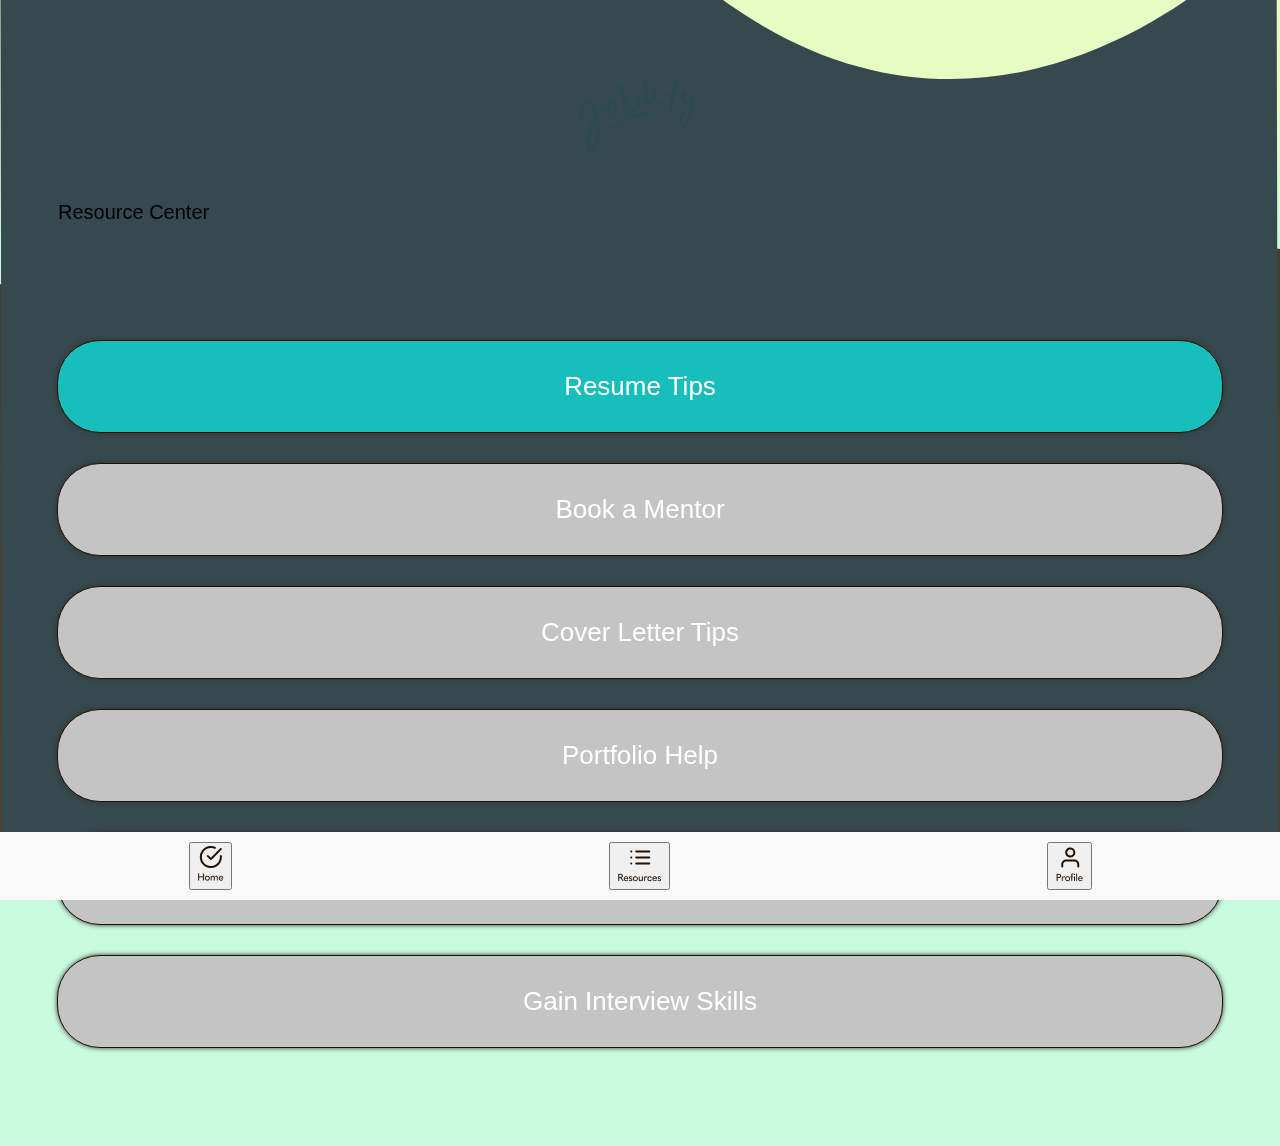
<file: resources.html>
<!DOCTYPE html>
<html lang="en">
<head>
    <meta charset="UTF-8">
    <meta name="viewport" content="width=device-width, initial-scale=1.0">
    <link rel="stylesheet" type="text/css" href="css/style.css"/>
    <link rel="stylesheet" type="text/css" href="css/resources.css"/>
    <title>Document</title>
</head>


<body>
    
    <div id="resourcesContainer">
    <div class="navigation">
        <div class="navigationLink">
            <a href="#line2">
                <img src="images/homeTab.png"/></a></div>
        <div class="navigationLink">
            <a href="resources.html">
                   <img src="images/resourcesTab.png"/></a></div>
        <div class="navigationLink">
            <a href="#line3"><img src="images/profileTab.png"/></a></div>
    </div>  
      
      
<div id="resourcesContent">
    <div id="wave">
        <img id='waveImg' src="images/wave.svg"/>
            </div>
<div class="logo">
<img src="images/logo.png"/></div>

<div id="title">Resource Center</div>

<div id = "resource">
<a href="resumeTips.html" id ="resourceOne">
    Resume Tips
</a>

	<a class="button" href="#popup1">Book a Mentor</a>
    <a class="button" href="#popup1">Cover Letter Tips</a>
    <a class="button" href="#popup1">Portfolio Help</a>
    <a class="button" href="#popup1">LinkedIn Guide</a>
    <a class="button" href="#popup1">Gain Interview Skills</a>
</div>

<div id="popup1" class="overlay">
	<div class="popup">
		<h2><br><br>Complete your profile, so you can unlock more resources and tips</h2>
		<a class="close" href="#">&times;</a>
		<div class="content">
			Get Started!
		</div>
	</div>
</div>

<!-- mobile footer-->
<div class="navigation">
    <div class="navigationLink">
        <button class="link"> <a href="home.html"><img src="images/homeTab.png"></a></button></div>
    <div class="navigationLink">
        <button class="link"> <a href="resources.html"><img src="images/resourcesTab.png"></a></button></div>
    <div class="navigationLink">
        <button class="link"> <a href="profile.html"><img src="images/profileTab.png"></a></button></div>
</div>  




</div>

</div>

    </body>
</html>
</file>
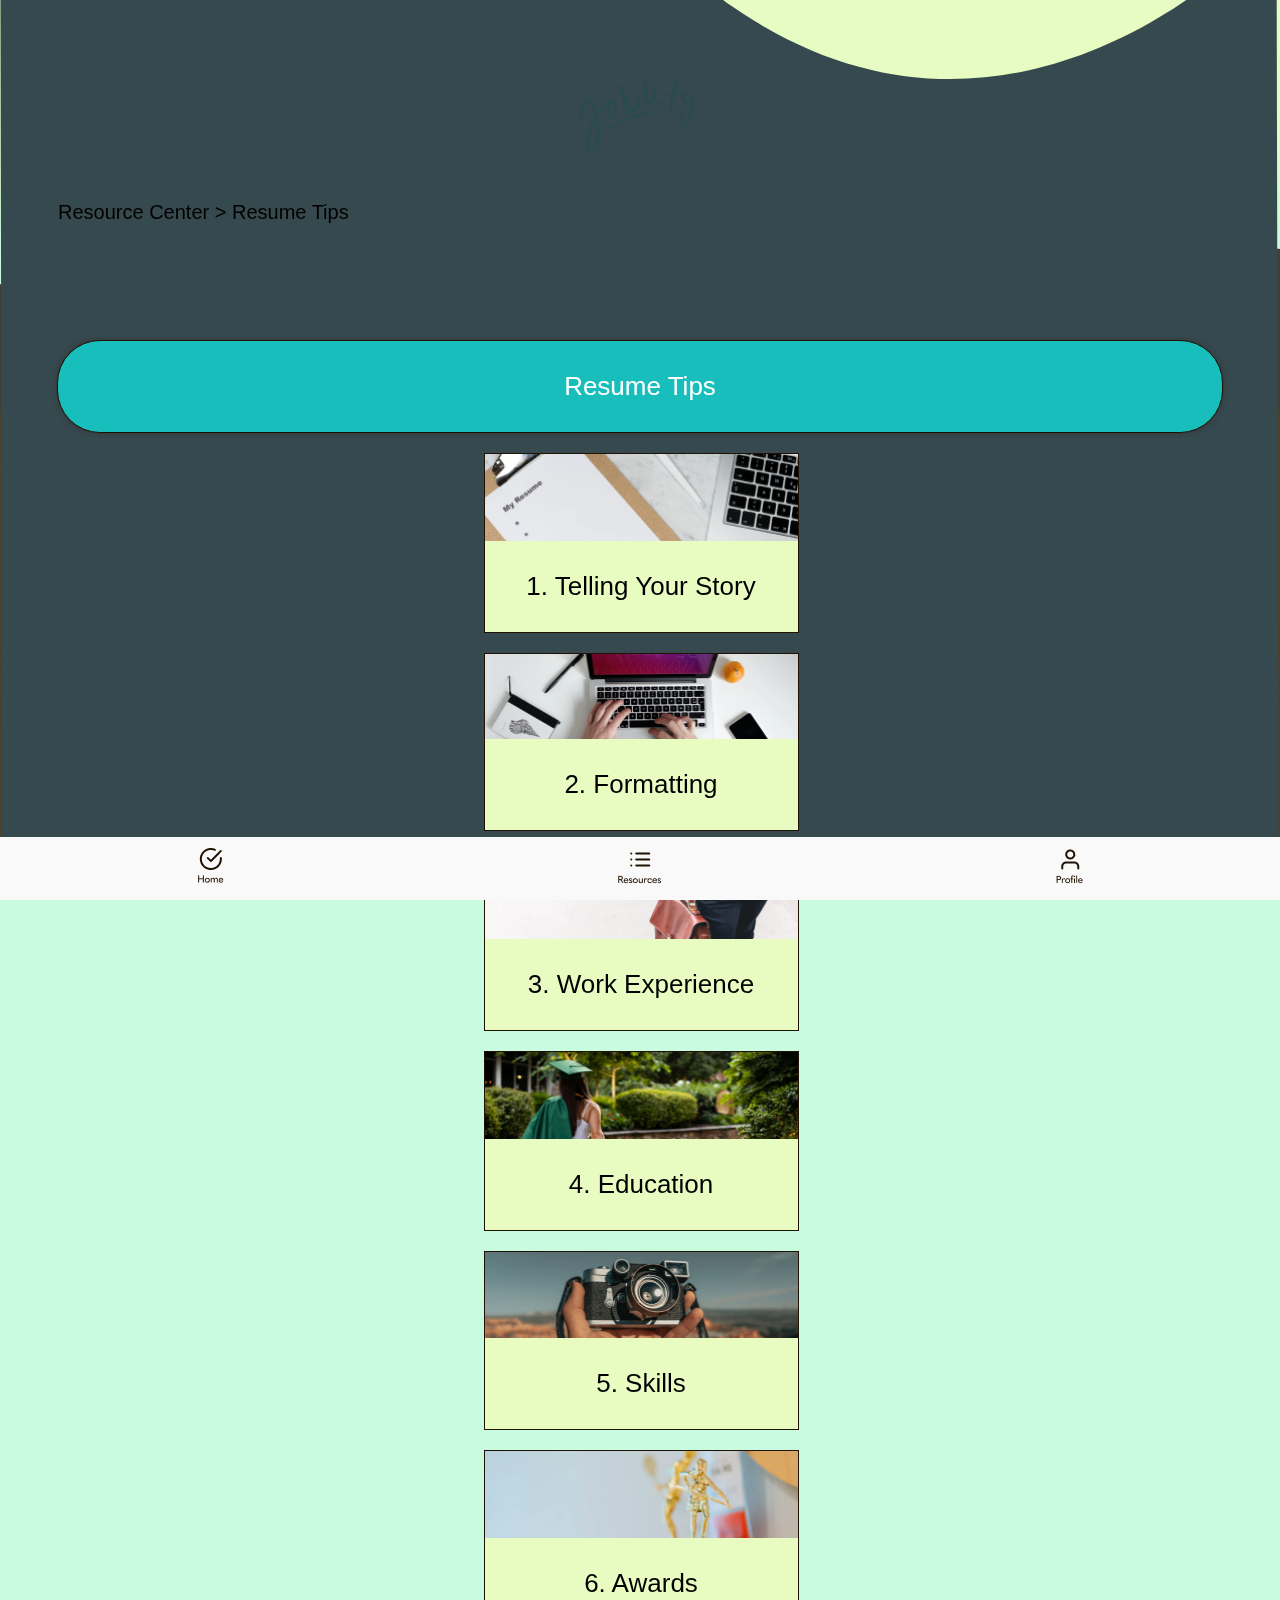
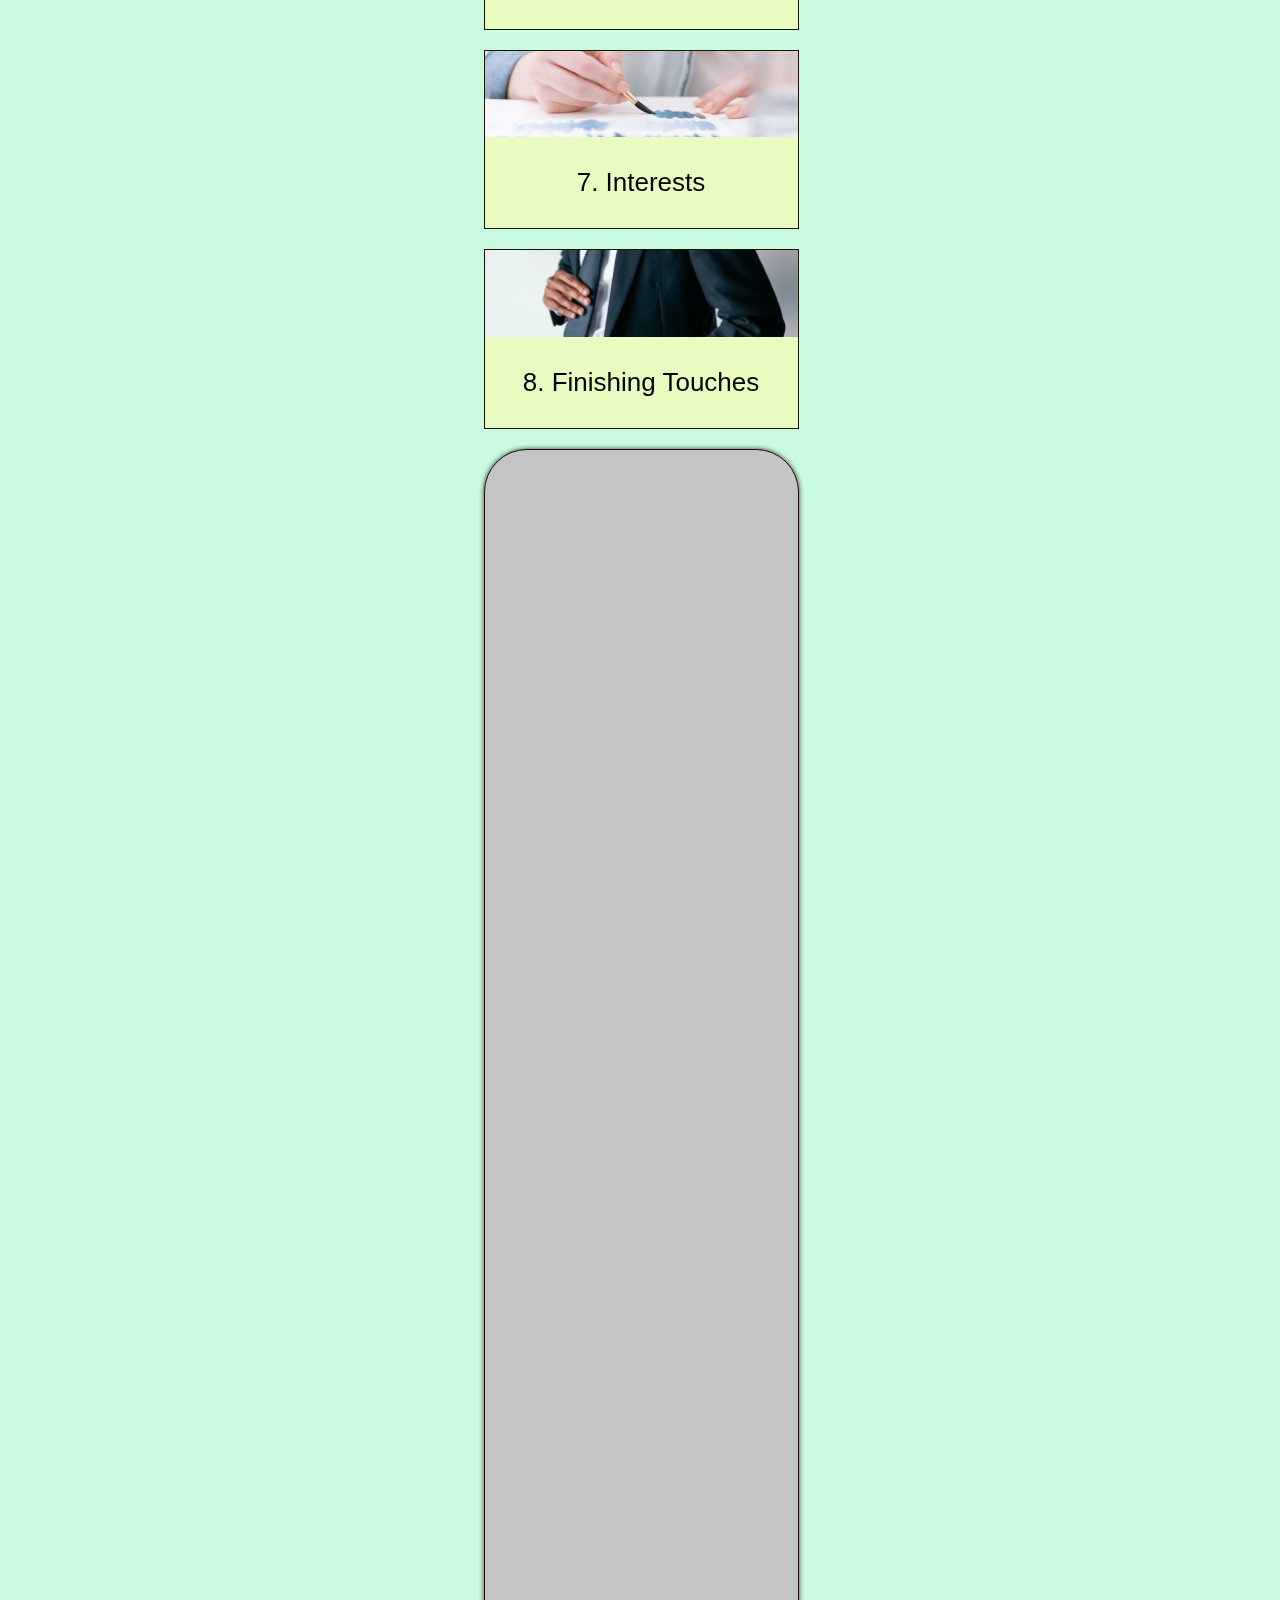
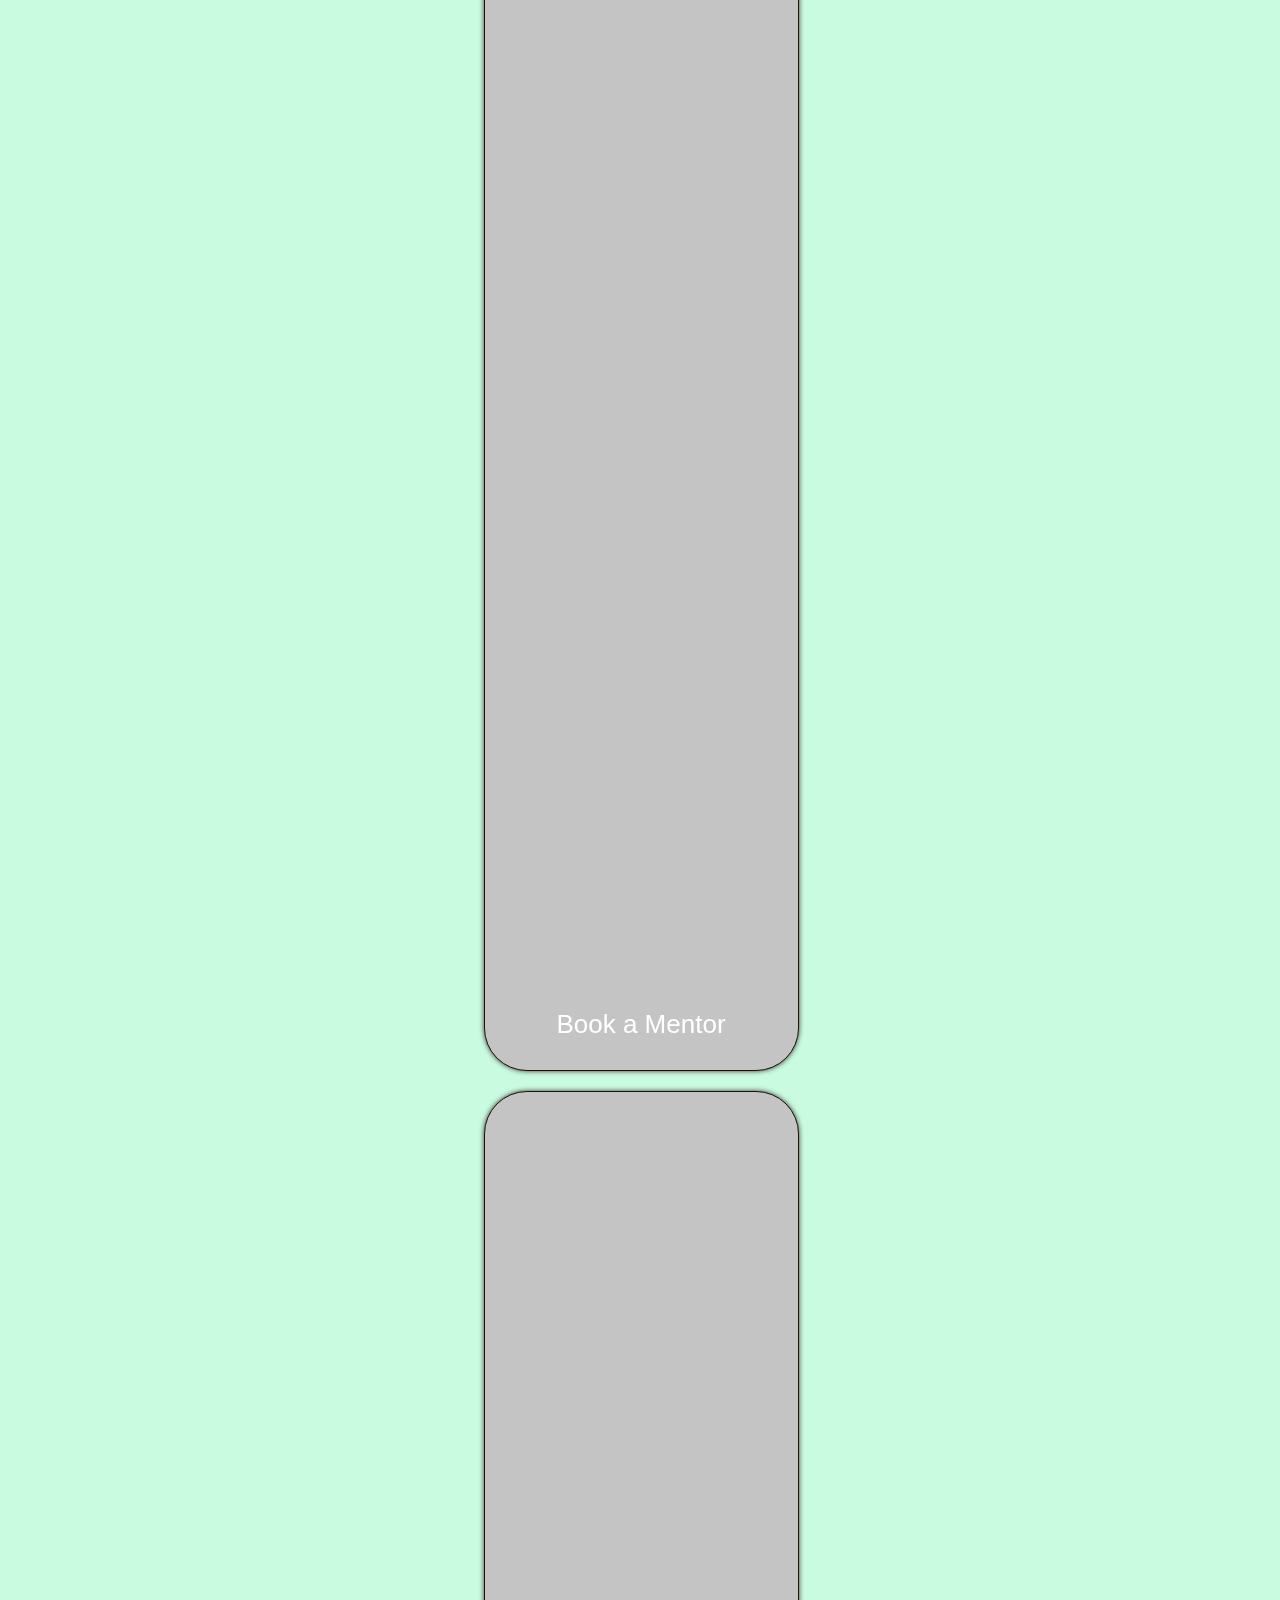
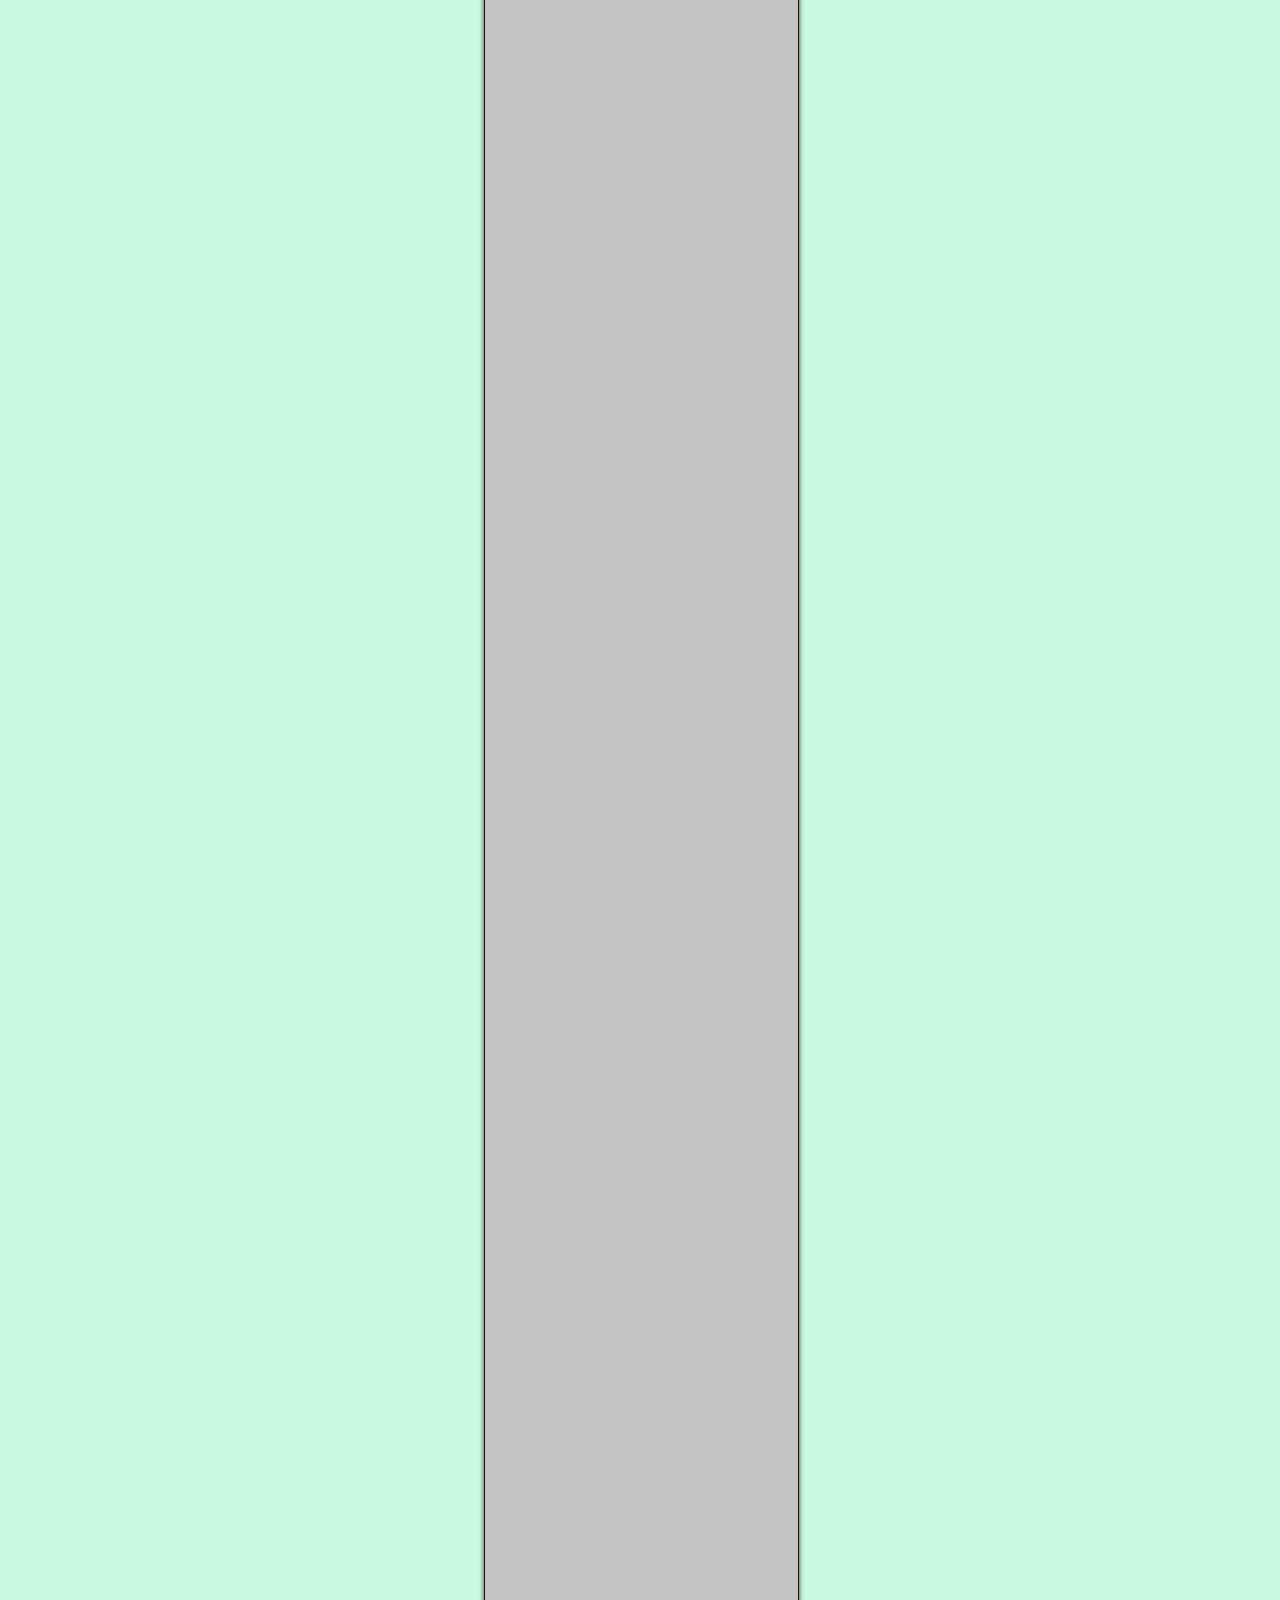
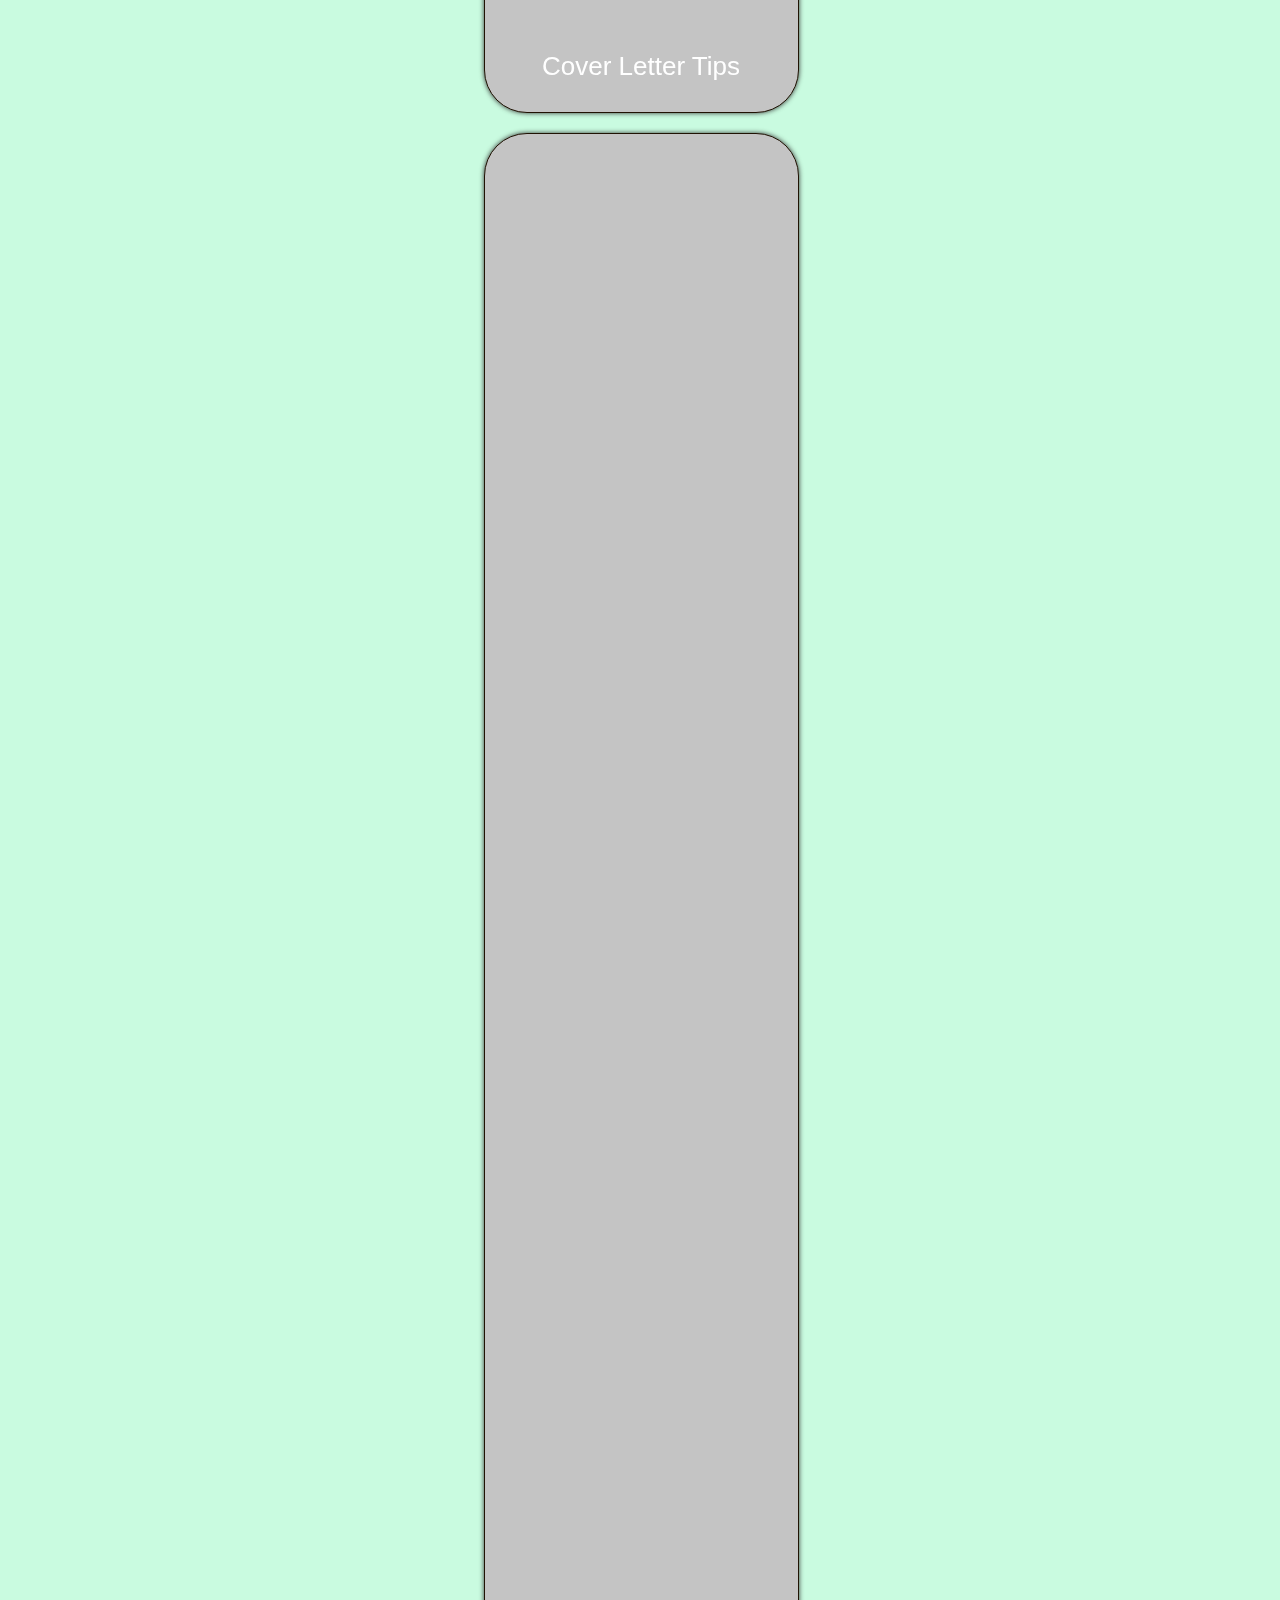
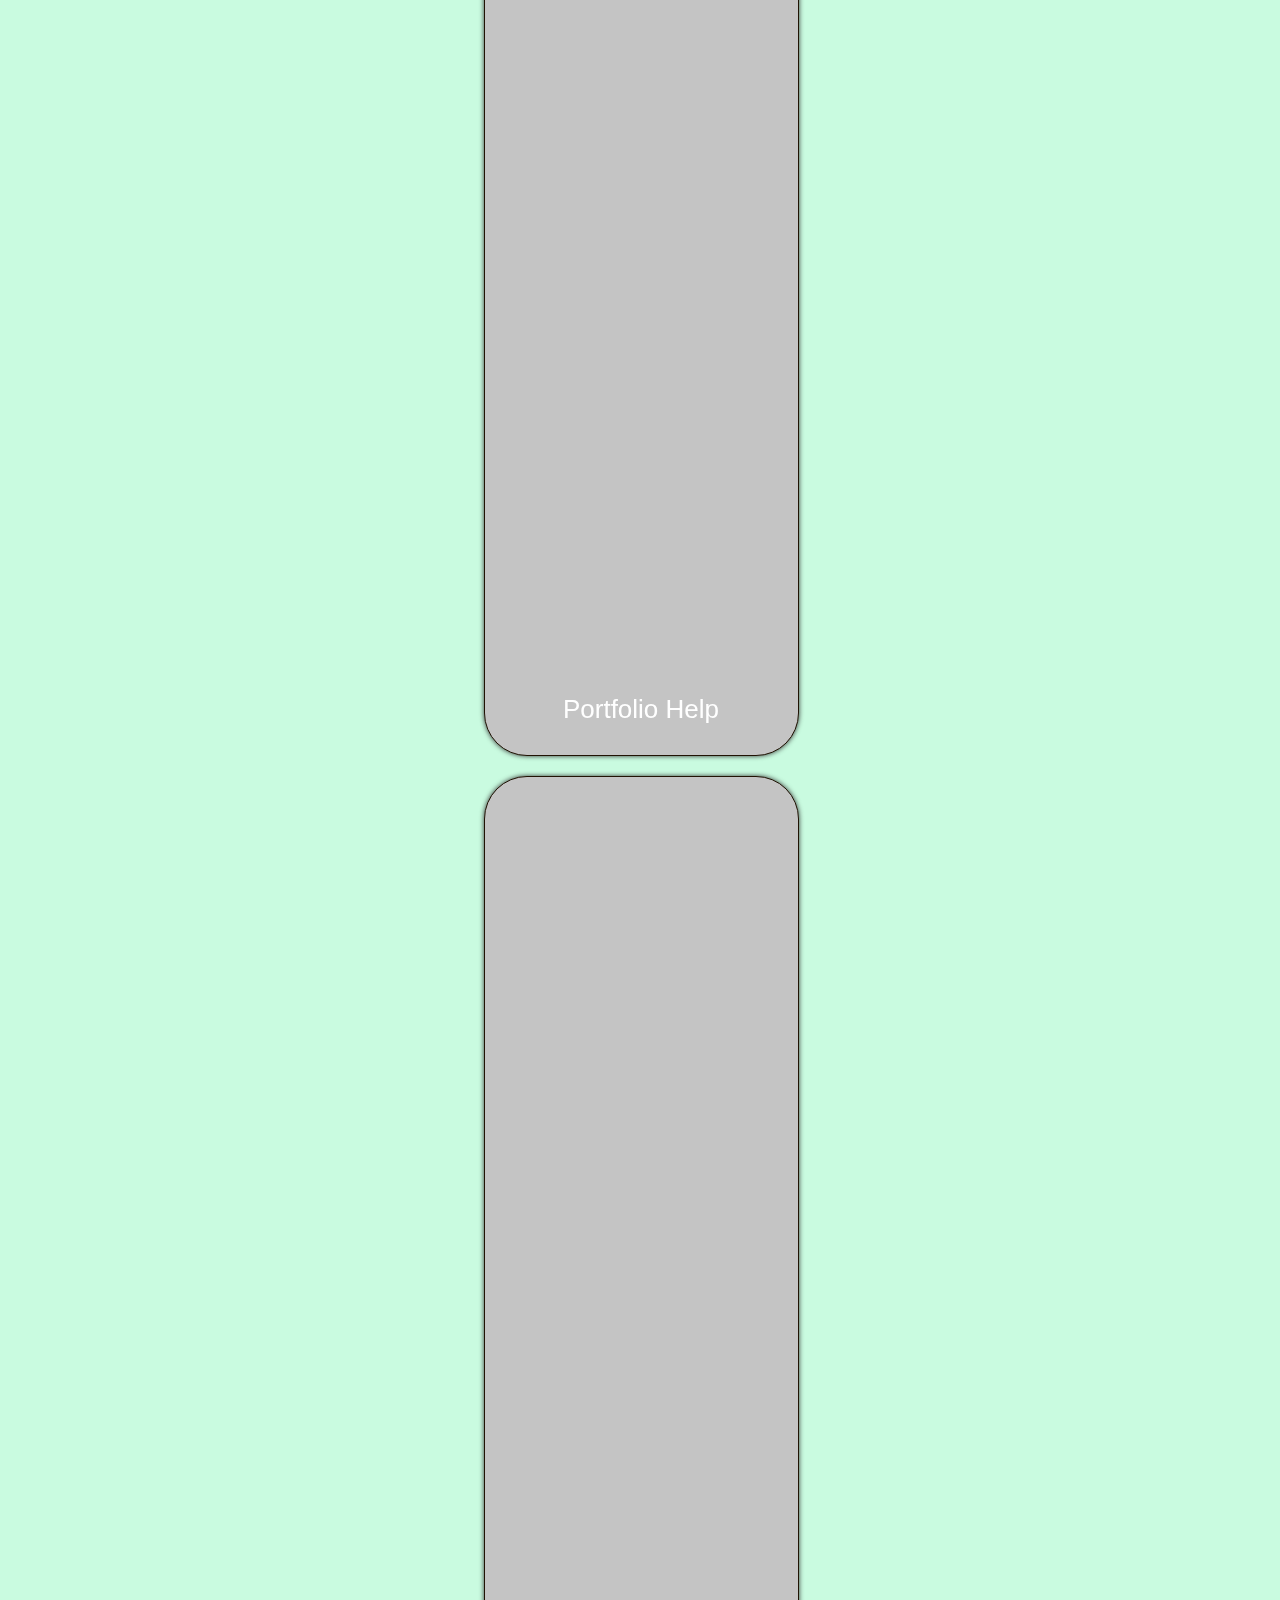
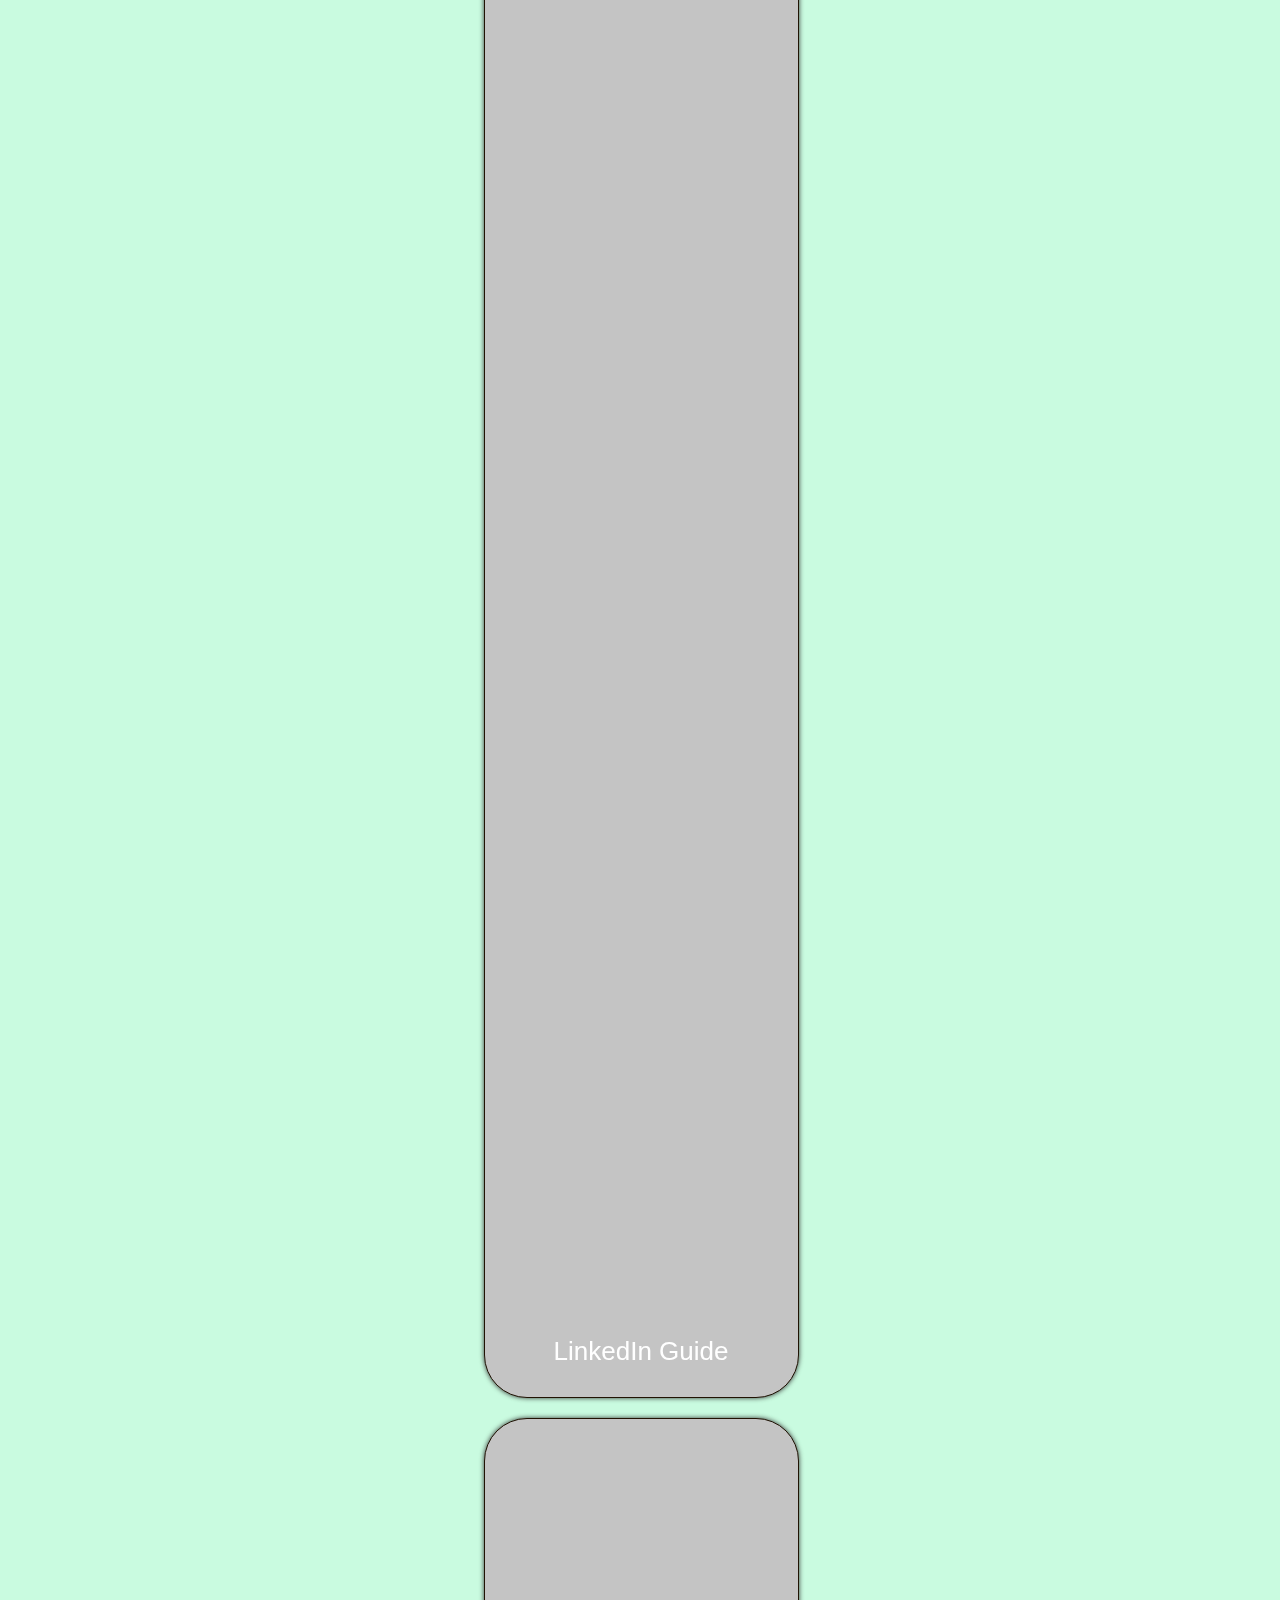
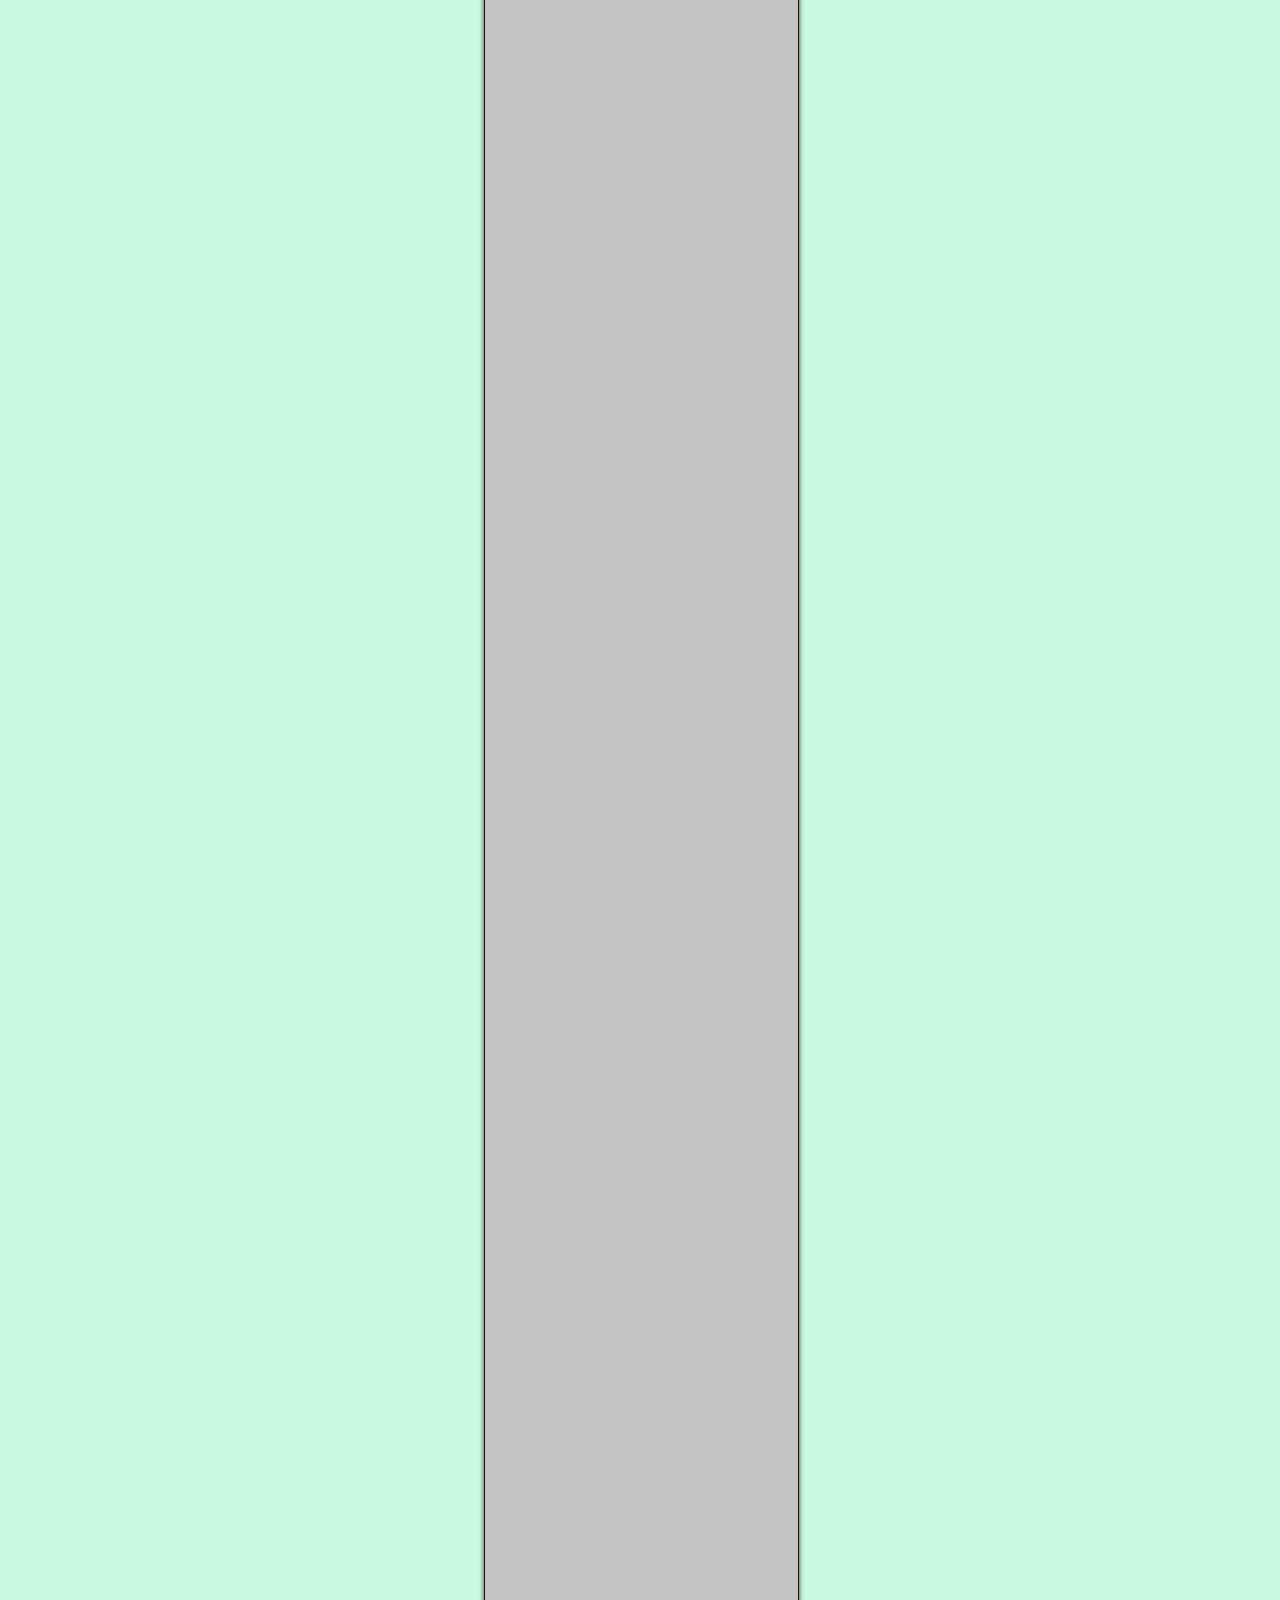
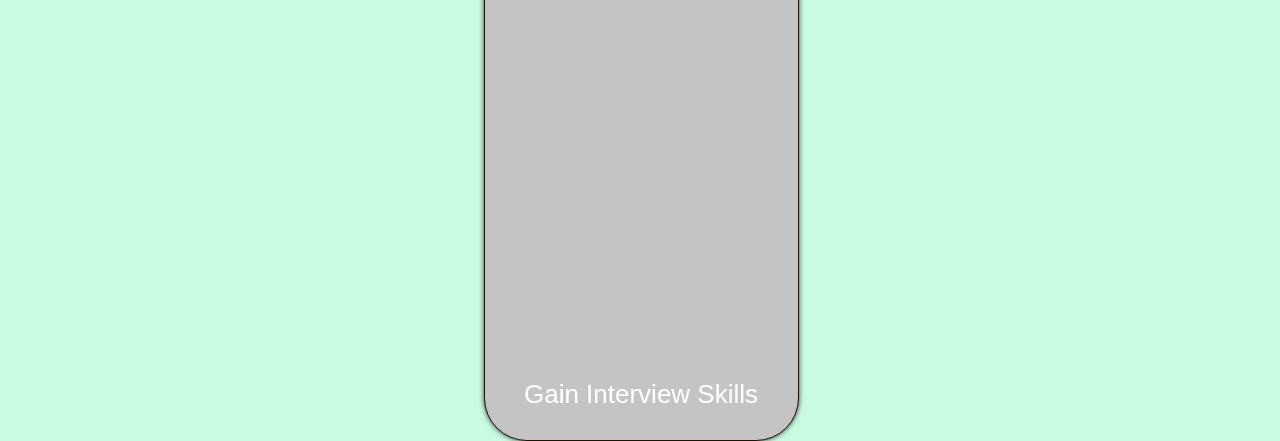
<file: resumeTips.html>
<!DOCTYPE html>
<html lang="en">
<head>
    <meta charset="UTF-8">
    <meta name="viewport" content="width=device-width, initial-scale=1.0">
    <link rel="stylesheet" type="text/css" href="css/style.css"/>
    <link rel="stylesheet" type="text/css" href="css/resources.css"/>
    <title>Document</title>
</head>


<body>
    
    <div id="resourcesContainer">
    <div class="navigation">
        <div class="navigationLink">
            <a href="#line2">
                <img src="images/homeTab.png"/></a></div>
        <div class="navigationLink">
            <a href="resources.html">
                   <img src="images/resourcesTab.png"/></a></div>
        <div class="navigationLink">
            <a href="#line3"><img src="images/profileTab.png"/></a></div>
      </div>  
      
      
<div id="resourcesContent">
    <div id="wave">
        <img id='waveImg' src="images/wave.svg"/>
            </div>
<div class="logo">
<img src="images/logo.png"/></div>


<div id="title">Resource Center > Resume Tips</div>

<div id = "resource">
    <a href="resources.html" id ="resourceOne">
        Resume Tips
    </a>

<div id="resumeContainer">
    <div id="resumeTips">
        <img src="images/resume1.png"/>
<a href="TellingYourStory.html"> <div id="resumeText">1. Telling Your Story</div></a></div>

<div id="resumeTips">
    <img src="images/resume2.png"/>
<div id="resumeText">2. Formatting</div></div>

<div id="resumeTips">
    <img src="images/resume3.png"/>
<div id="resumeText">3. Work Experience</div></div>

<div id="resumeTips">
    <img src="images/resume4.png"/>
<div id="resumeText">4. Education</div></div>

<div id="resumeTips">
    <img src="images/resume5.png"/>
<div id="resumeText">5. Skills</div></div>

<div id="resumeTips">
    <img src="images/resume6.png"/>
<div id="resumeText">6. Awards</div></div>

<div id="resumeTips">
    <img src="images/resume7.png"/>
<div id="resumeText">7. Interests</div></div>

<div id="resumeTips">
    <img src="images/resume8.png"/>
<div id="resumeText">8. Finishing Touches</div></div>

<a class="button" href="#popup1">Book a Mentor</a>
    <a class="button" href="#popup1">Cover Letter Tips</a>
    <a class="button" href="#popup1">Portfolio Help</a>
    <a class="button" href="#popup1">LinkedIn Guide</a>
    <a class="button" href="#popup1">Gain Interview Skills</a>
</div>

<div id="popup1" class="overlay">
	<div class="popup">
		<h2><br><br>Complete your profile, so you can unlock more resources and tips</h2>
		<a class="close" href="#">&times;</a>
		<div class="content">
			Get Started!
		</div>
	</div>
</div>


</div>
    </body>
</html>
</file>
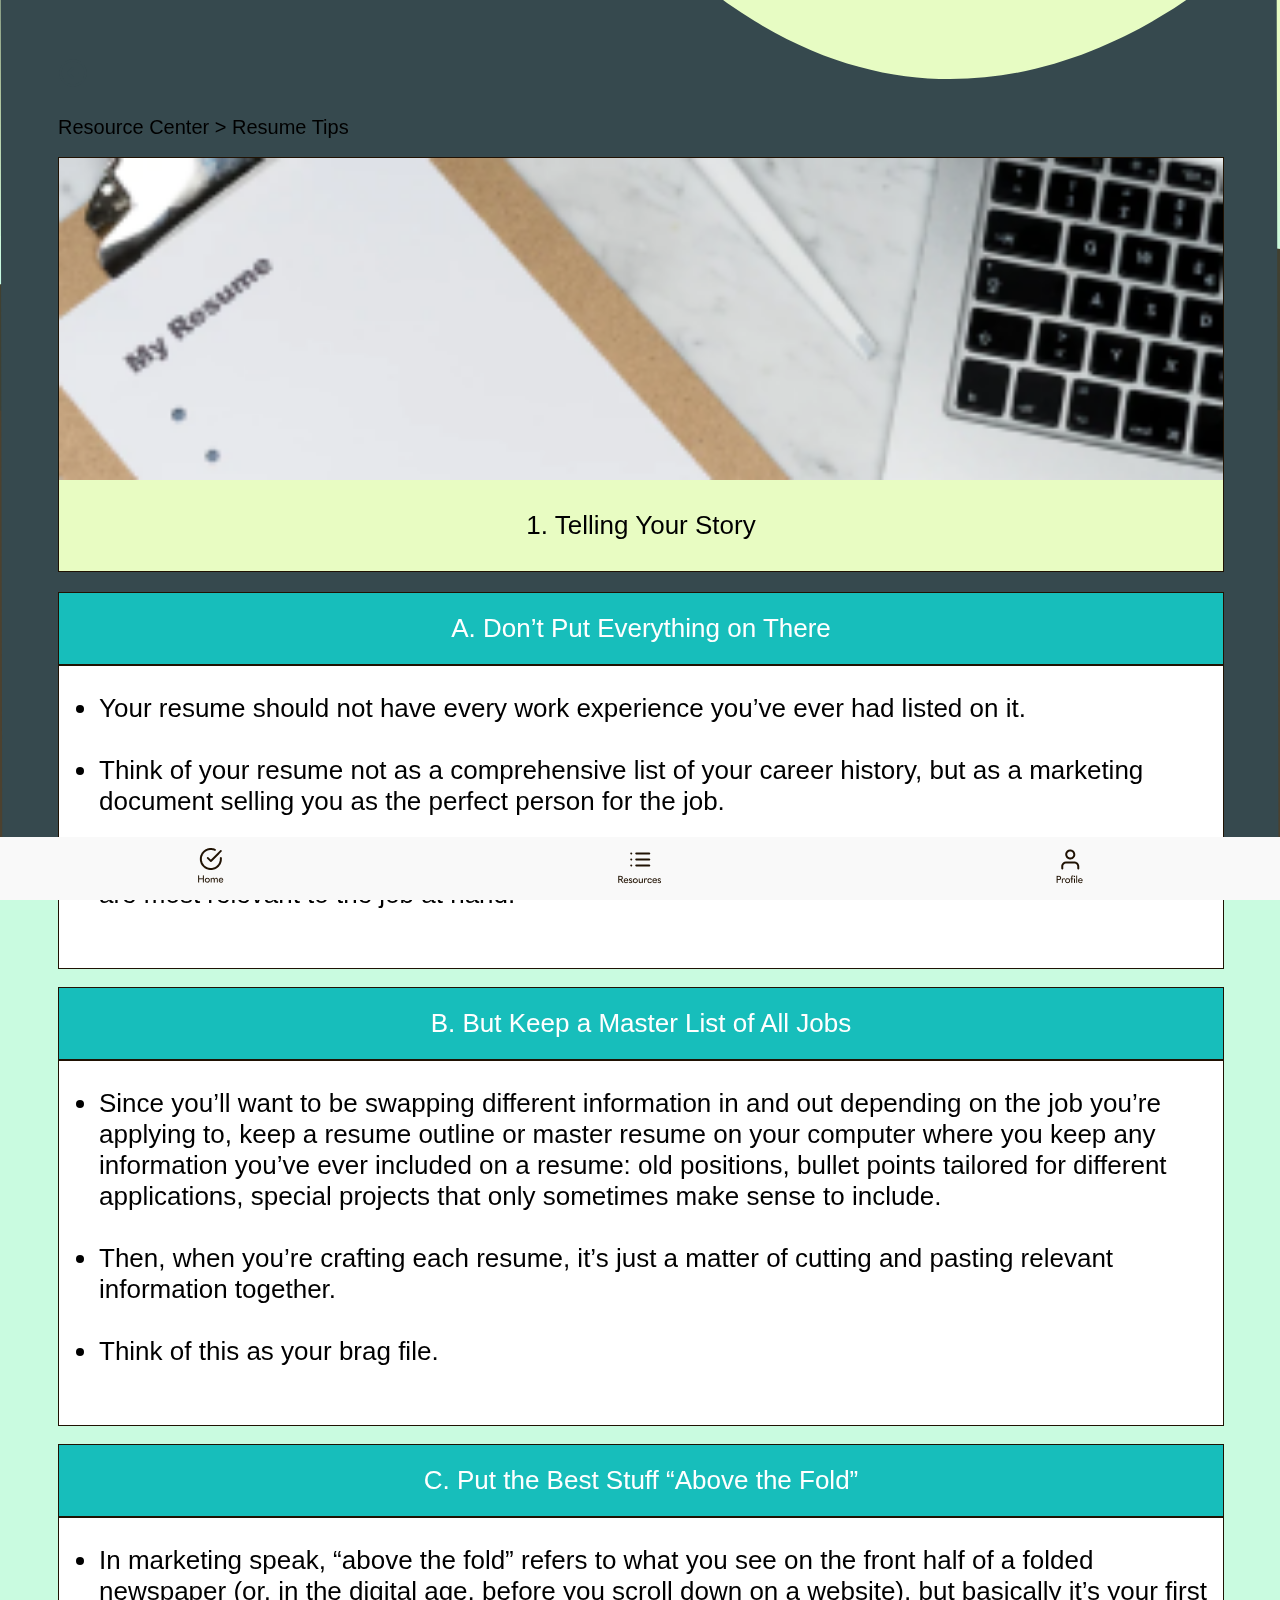
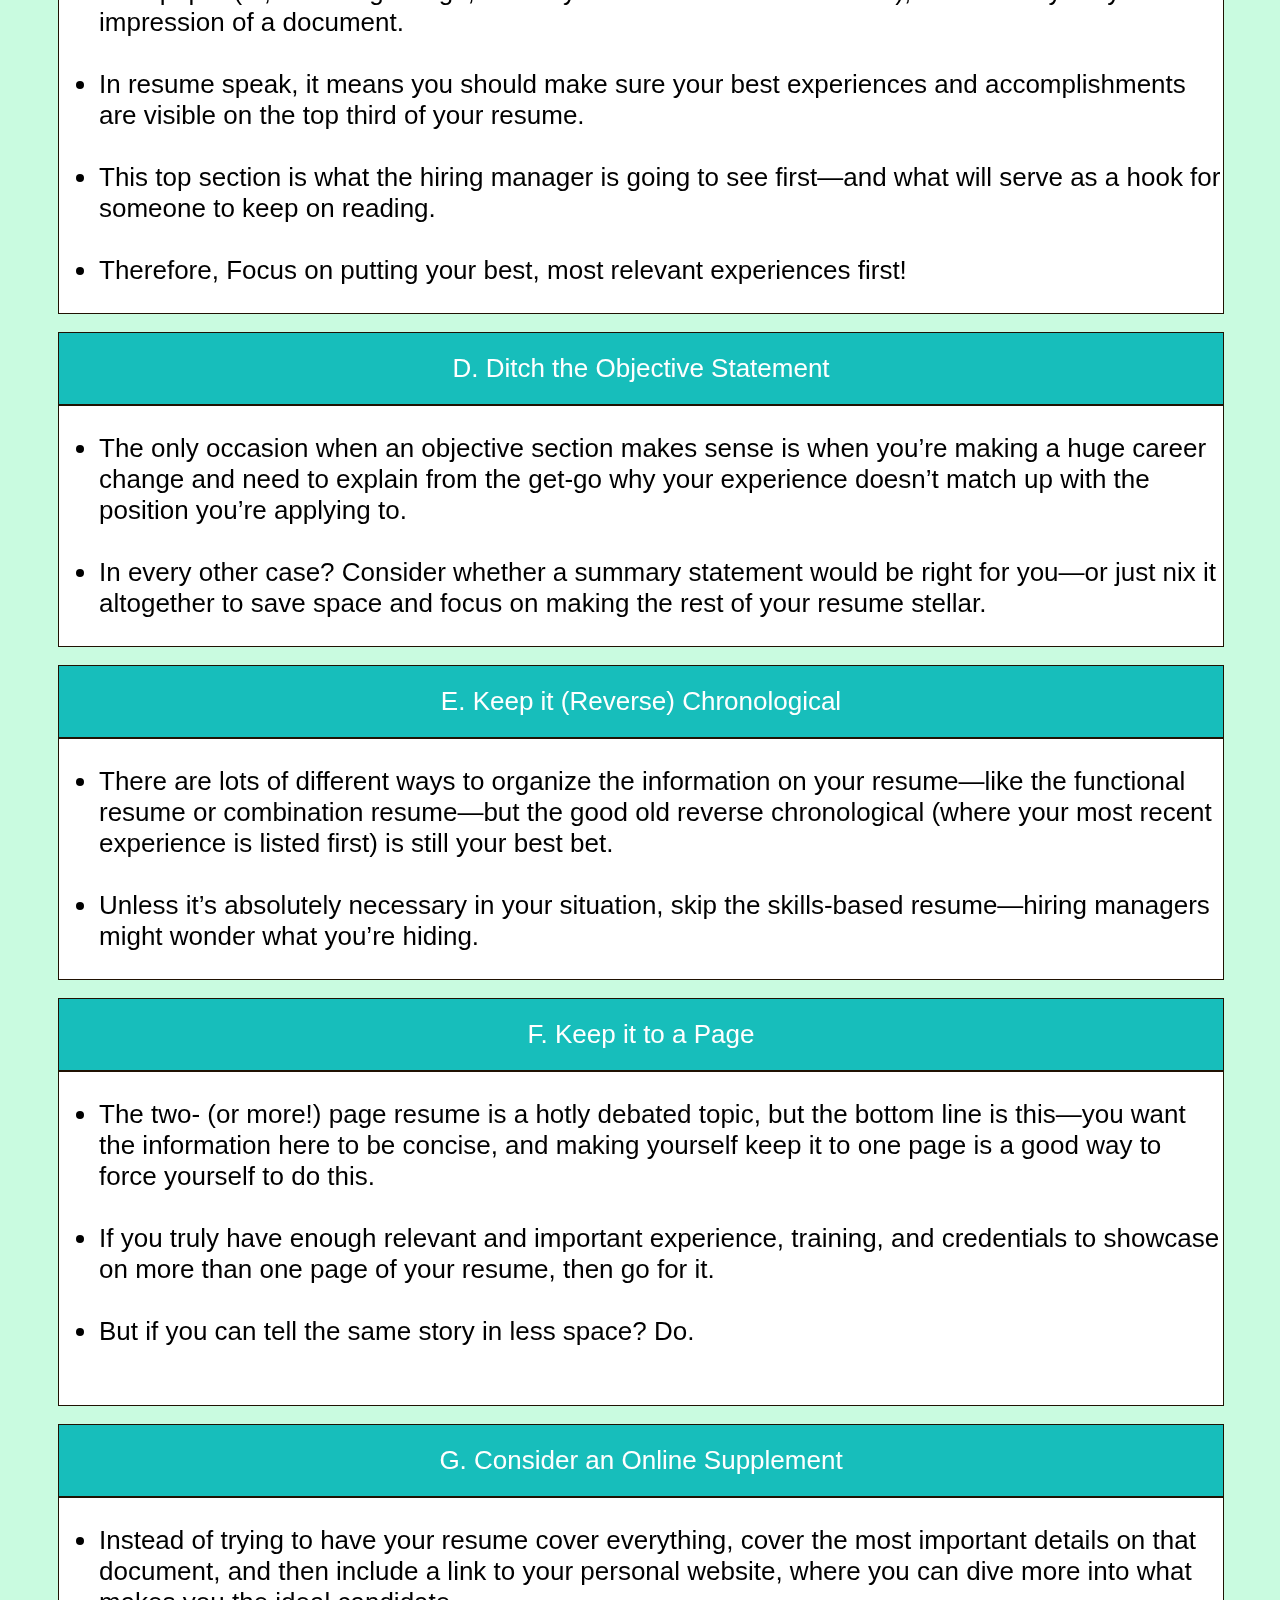
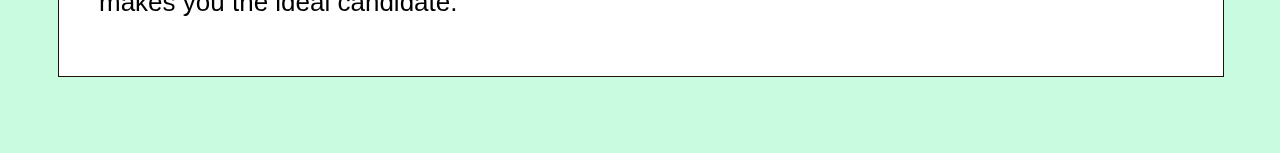
<file: TellingYourStory.html>
<!DOCTYPE html>
<html lang="en">
<head>
    <meta charset="UTF-8">
    <meta name="viewport" content="width=device-width, initial-scale=1.0">
    <link rel="stylesheet" type="text/css" href="css/style.css"/>
    <link rel="stylesheet" type="text/css" href="css/resources.css"/>
    <title>Document</title>
</head>


<body>
    
    <div id="resourcesContainer">
    <div class="navigation">
        <div class="navigationLink">
            <a href="#line2">
                <img src="images/homeTab.png"/></a></div>
        <div class="navigationLink">
            <a href="resources.html">
                   <img src="images/resourcesTab.png"/></a></div>
        <div class="navigationLink">
            <a href="#line3"><img src="images/profileTab.png"/></a></div>
      </div>  
      
      
<div id="resourcesContent">
    <div id="wave">
        <img id='waveImg' src="images/wave.svg"/>
            </div>


<div id="title">
    <a href="resumeTips.html"><img src="images/backArrow.png"/></a>
    <br><br>Resource Center > Resume Tips</div><br>

<div id="resumeContainer">
    <div id="resumeTips">
        <img src="images/resume1.png"/>
<div id="resumeText">1. Telling Your Story</div></div>

<div id="TipsContainer">
    <div id="TipsTitle">A. Don’t Put Everything on There </div>
<div id="TipsContent">
    <ul>
    <li>Your resume should not have every work experience you’ve ever had listed on it. </li><br>
    <li>Think of your resume not as a comprehensive list of your career history, but as a marketing document selling you as the perfect person for the job.</li><br>
    <li>For each resume you send out, you’ll want to highlight only the accomplishments and skills that are most relevant to the job at hand.</li><br></div></div></ul>
<br>
<div id="TipsContainer">
    <div id="TipsTitle">B. But Keep a Master List of All Jobs </div>
 <div id="TipsContent">
    <ul>
    <li>
        Since you’ll want to be swapping different information in and out depending on the job you’re applying to, keep a resume outline or master resume on your computer 
        where you keep any information you’ve ever included on a resume: old positions, bullet points tailored for different applications, special projects that only sometimes make sense to include.  </li><br>
    <li>Then, when you’re crafting each resume, it’s just a matter of cutting and pasting relevant information together.</li><br>
    <li>Think of this as your brag file.</li><br></div></div></ul>
<br>
 <div id="TipsContainer">
    <div id="TipsTitle">C. Put the Best Stuff “Above the Fold” </div>
    <div id="TipsContent">
    <ul>
    <li>In marketing speak, “above the fold” refers to what you see on the front half of a folded newspaper (or, in the digital age, before you scroll down on a website), but basically it’s your first impression of a document.  </li><br>
    <li>In resume speak, it means you should make sure your best experiences and accomplishments are visible on the top third of your resume. </li><br>
    <li>This top section is what the hiring manager is going to see first—and what will serve as a hook for someone to keep on reading. </li><br>
    <li>Therefore, Focus on putting your best, most relevant experiences first!</li></div></div></ul>
<br>
<div id="TipsContainer">
    <div id="TipsTitle">D. Ditch the Objective Statement </div>
    <div id="TipsContent">
    <ul>
    <li>The only occasion when an objective section makes sense is when you’re making a huge career change and need to explain from the get-go why your experience doesn’t match up with the position you’re applying to.  </li><br>
    <li>In every other case? Consider whether a summary statement would be right for you—or just nix it altogether to save space and focus on making the rest of your resume stellar.</li></div></div></ul>

<br>
<div id="TipsContainer">
<div id="TipsTitle">E. Keep it (Reverse) Chronological</div>
<div id="TipsContent">
<ul>
<li>There are lots of different ways to organize the information on your resume—like the functional resume or combination resume—but the good old reverse chronological (where your most recent experience is listed first) is still your best bet. </li><br>
<li>Unless it’s absolutely necessary in your situation, skip the skills-based resume—hiring managers might wonder what you’re hiding.</li></div></div></ul>

<br>
<div id="TipsContainer">
    <div id="TipsTitle">F. Keep it to a Page</div>
 <div id="TipsContent">
    <ul>
    <li>
        The two- (or more!) page resume is a hotly debated topic, but the bottom line is this—you want the information here to be concise, and making yourself keep it to one page is a good way to force yourself to do this. </li><br>
    <li>If you truly have enough relevant and important experience, training, and credentials to showcase on more than one page of your resume, then go for it. </li><br>
    <li>But if you can tell the same story in less space? Do. </li><br></div></div></ul>

<br>
<div id="TipsContainer">
    <div id="TipsTitle">G. Consider an Online Supplement</div>
    <div id="TipsContent">
    <ul>
    <li>Instead of trying to have your resume cover everything, cover the most important details on that document, and then include a link to your personal website, where you can dive more into what makes you the ideal candidate. </li><br></div></div></ul>
<br>
</file>
<file: css/style.css>
/* Background Image Desktop */
body{
    background-image: url(../images/SITE\ BACKGROUND\ -\ V2\ Desktop\ 1440W.png);
    background-repeat: no-repeat;
    background-attachment: fixed;
    background-size: cover;
    font-family: varela, sans-serif;
}

/* Varela Google Open Font - H1 to H5 */
h1{
    font-size:50px;
    font-family: 'Varela', sans-serif;
    font-weight:400;
    padding: 5px;
    color:#36494E;
}
h2{
    font-size:38px;
    font-family: 'Varela', sans-serif;
    font-weight:400;
    padding: 5px;
    color:#36494E;
}
h3{
    font-size:28px;
    font-family: 'Varela', sans-serif;
    font-weight:400;
    padding: 5px;
    color:#ffffff;
}
h4{
    font-size:18px;
    font-family: 'Varela', sans-serif;
    font-weight:400;
    padding: 5px;
    color:#36494E;
}
h5{
    font-size:12px;
    font-family: 'Varela', sans-serif;
    font-weight:400;
    padding: 5px;
    color:#36494E;
}
/* Quasimodo Adobe Font - body and small body */
.bodyfont{
    font-size:16px;
    font-family: 'quasimoda', sans-serif;
    font-weight: 400;
    font-style: normal;
}
.smallbodyfont{
    font-size:12px;
    font-family: 'quasimoda', sans-serif;
    font-weight: 400;
    font-style: normal;
    color:#36494E;
}

/* Logo formatting */
.primarylogo{
    width:250px;
    padding: 10px 10px 10px 10px;
    border-radius: 0px;    
}
.footerlogo{
    width:150px;
    padding: 10px 10px 10px 10px;
    border-radius: 0px;    
}

/* Logo sized for Tablet */
.tabletlogo{
    width:200px;
    padding: 10px 10px 10px 10px;
    border-radius: 0px;    
}

/* Logo sized for Mobile */
.mobilelogo{
    width:150px;
    padding: 10px 10px 10px 10px;
    border-radius: 0px;    
}

/* Button Style */
/* to style buttons use CSS from inspect tab in FIGMA and update the below properties */
.primary-nav-desktop{
    width:100%;
    height:50px;
    margin:0px;
    padding:0px;
    background-color:#201203;
    color: #ffffff;
    font-size: 18px;
    text-align:center;
    text-decoration:none;
    box-shadow: 0px 4px 4px rgba(0, 0, 0, 0.25);
    border: 1px solid #17BEBB;
    border-radius: 10px;
}
.body-nav{
    width:30%;
    height:75px;
    margin:0px;
    padding:5px;
    color: #ffffff;
    font-size: 28px;
    text-align:center;
    text-decoration:none;
    background: #17BEBB;
    box-shadow: 0px 4px 4px rgba(0, 0, 0, 0.25);
    border-radius: 14px;
}
.cta-nav{
    width:10%;
    height:40px;
    margin:0px;
    padding:2px;
    color:#36494E;
    font-size: 18px;
    text-align:center;
    text-decoration:none;
    background-color: #E7FCC3;
    box-shadow: 0px 4px 4px rgba(0, 0, 0, 0.25);
    border-radius: 10px;
}
.footer-nav{
    width:50%;
    height:30px;
    margin:0px;
    padding:0px;
    color:#36494E;
    font-size: 12px;
    text-align:center;
    text-decoration:none;
    background-color: #E7FCC3;
    box-shadow: 0px 4px 4px rgba(0, 0, 0, 0.25);
    border-radius: 10px;
}

/* Button Position Within Div Using CSS Flex*/
/* to get rid of the blue outlines - delete "border: 2px solid blue" from all of the below columns */
.button{
    display: flex;
    width: 100%;
    height:100%;
    padding:5px;
    align-items: flex-end;
    justify-content: flex-end;
    border: none;
}
.subheadcopyposition{
    display: flex;
    flex-direction:column;
    width: 100%;
    height:100%;
    padding:5px;
    align-items: start;
    justify-content: center;
    border: none;
}
.bodybutton{
    display: flex;
    flex-direction:column;
    width: 100%;
    height:100%;
    padding:5px;
    align-items: center;
    justify-content: center;
    border: none;  
}
.weeklybutton{
    display: flex;
    flex-direction:column;
    width: 100%;
    height:100%;
    padding:5px;
    align-items: center;
    justify-content: center;
    border: none;

}

/* Unvisited Link  */
a:link{
    color:#ffffff;
    text-decoration: none;
}
/* Visited Link */
a:visited {
    color:#ffffff;
    text-decoration: none;
  }  
  /* Mouse over link */
  a:hover {
    color: #ffffff;
    text-decoration: underline;
    font-weight:bolder;
  }
  /* current active link */
  a:active{
    color: #ffffff;
    text-decoration: underline;
    font-weight:bolder;
  }

 /* "headerflexgrid" flex grid + template areas */
.headerflexgrid-desktop{
    width:100vw;
    display:grid;
    grid-template-columns: 1fr 1fr 1fr 1fr 1fr 1fr 1fr 1fr;
    grid-template-rows: 150px;
    grid-template-areas:
     'column1 column1 column3 column4 column5 column6 column7 column8'
     ;
    grid-gap:5px;
    padding:10px;
}

 /* to get rid of the red outlines - delete "border: 2px solid red" from all of the below columns */
.headercolumn1{
    grid-area:column1;
    margin:2px;
    text-align: left;
    border: none;  
}
.headercolumn2{
    grid-area:column2;
    margin:2px;
    text-align: left;
    border: none;
}
.headercolumn3{
    grid-area:column3;
    margin:2px;
    text-align: left;
    border: none;
}
.headercolumn4{
    grid-area:column4;
    margin:2px;
    text-align: left;
    border: none;
}
.headercolumn5{
    grid-area:column5;
    margin:2px;
    text-align: left;
    border: none;
}
.headercolumn6{
    grid-area:column6;
    margin:2px;
    text-align: left;
    border: none;
}
.headercolumn7{
    grid-area:column7;
    margin:2px;
    text-align: left;
    border: none;
}
.headercolumn8{
    grid-area:column8;
    margin:2px;
    text-align: left;
    border: none;
}
.headerflexgrid-tablet{
    display:none;
}
.headerflexgrid-mobile{
    display:none;
}

/* "sitecontentsubheadcopy" flex grid + template areas */
.sitecontentsubheadcopy{
    width:100vw;
    display:grid;
    grid-template-columns: 1fr 1fr 1fr 1fr 1fr 1fr 1fr 1fr;
    grid-template-rows: 200px;
    grid-template-areas:
     'column1 column2 column2 column2 column2 column2 column2 column8'
     ;
     grid-gap:10px;
     padding:10px;
 }

 /* to get rid of the red outlines - delete "border: 2px solid red" from all of the below columns */
.subheadcopycolumn1{
    grid-area:column1;
    margin:2px;
    text-align: left;
    border: none;
}
.subheadcopycolumn2{
    grid-area:column2;
    text-align: center;
    justify-content: center;
    margin:2px;
    text-align: left;
    border: none;
}
.subheadcopycolumn3{
    grid-area:column3;
    margin:2px;
    text-align: left;
    border: none;
}
.subheadcopycolumn4{
    grid-area:column4;
    margin:2px;
    text-align: left;
    border: none;
}
.subheadcopycolumn5{
    grid-area:column5;
    margin:2px;
    text-align: left;
    border: none;
}
.subheadcopycolumn6{
    grid-area:column6;
    margin:2px;
    text-align: left;
    border: none;
}
.subheadcopycolumn7{
    grid-area:column7;
    margin:2px;
    text-align: left;
    border: none;
}
.subheadcopycolumn8{
    grid-area:column8;
    margin:2px;
    text-align: left;
    border: none;
}

/* This sections is built out to create the horizontal weekly progress section on the homepage */
/* "sitecontentsubheadcopy" flex grid + template areas */
.homepageweeklyprogress{
    width:100vw;
    display:grid;
    grid-template-columns: 1fr 1fr 1fr 1fr 1fr 1fr 1fr;
    grid-template-rows: 200px;
    grid-template-areas:
     'column1 column2 column3 column4 column5 column6 column7'
     ;
     grid-gap:10px;
     padding:10px;
 }

 /* to get rid of the red outlines - delete "border: 2px solid red" from all of the below columns */
.homepageweeklyprogresscolumn1{
    grid-area:column1;
    margin:2px;
    text-align: left;
    border: none;
}
.homepageweeklyprogresscolumn2{
    grid-area:column2;
    margin:2px;
    text-align: left;
    border: none;
}
.homepageweeklyprogresscolumn3{
    grid-area:column3;
    margin:2px;
    text-align: left;
    border: none;
}
.homepageweeklyprogresscolumn4{
    grid-area:column4;
    margin:2px;
    text-align: left;
    border: none;
}
.homepageweeklyprogresscolumn5{
    grid-area:column5;
    margin:2px;
    text-align: left;
    border: none;
}
.homepageweeklyprogresscolumn6{
    grid-area:column6;
    margin:2px;
    text-align: left;
    border: none;
}
.homepageweeklyprogresscolumn7{
    grid-area:column7;
    margin:2px;
    text-align: left;
    border: none;
}

/* "sitecontentjoblify" flex grid + template areas */

/* SAMPLE COMMENTED OUT BELOW */
/* .sitecontentgridlayout{
    width:90vw;
    display:grid;
    grid-template-columns: 1fr 1fr 1fr;
    grid-template-rows: 200px 200px 200px;
    grid-template-areas:
     'leftsidebartop middlecolumnrow1 rightcolumnrow1'
     'leftsidebartop middlecolumnrow2 rightcolumnrow2'
     'leftsidebarbottom middlecolumnrow3 rightcolumnrow3'
     ;
     grid-gap:10px;
     padding:10px;
 } */

 /* This section built out to house the body content (buttons) for the onboarding and homepage.
 This is designed for items to situate down the center vertically */

 .sitecontentjoblify{
    width:100vw;
    display:grid;
    grid-template-columns: 1fr 1fr 1fr 1fr 1fr 1fr 1fr 1fr;
    grid-template-rows: 50px 50px 50px 50px 50px 50px 50px 50px;
    grid-template-areas:
    'column1 column2 column2 column2 column2 column2 column2 column8'
    'column1 column2 column2 column2 column2 column2 column2 column8'
    'column1 column2 column2 column2 column2 column2 column2 column8'
    'column1 column2 column2 column2 column2 column2 column2 column8'
    'column1 column2 column2 column2 column2 column2 column2 column8'
    'column1 column2 column2 column2 column2 column2 column2 column8'
    'column1 column2 column2 column2 column2 column2 column2 column8'
    'column1 column2 column2 column2 column2 column2 column2 column8'
     ;
     grid-gap:10px;
     padding:10px;
 }
.sitecontentcolumn1{
    grid-area:column1;
    margin:2px;
    text-align: left;
    border: none;
}
.sitecontentcolumn2{
    grid-area:column2;
    margin:2px;
    text-align: left;
    border: none;
}
.sitecontentcolumn3{
    grid-area:column3;
    margin:2px;
    text-align: left;
    border: none;
}
.sitecontentcolumn4{
    grid-area:column4;
    margin:2px;
    text-align: left;
    border: none;
}
.sitecontentcolumn5{
    grid-area:column5;
    margin:2px;
    text-align: left;
    border: none;
}
.sitecontentcolumn6{
    grid-area:column6;
    margin:2px;
    text-align: left;
    border: none;
}
.sitecontentcolumn7{
    grid-area:column7;
    margin:2px;
    text-align: left;
    border: none;
}
.sitecontentcolumn8{
    grid-area:column8;
    margin:2px;
    text-align: left;
    border: none;
}

/* This site content section is built out as an 8 x 8 grid */
.sitecontent8x8grid{
    width:100vw;
    display:grid;
    grid-template-columns: 1fr 1fr 1fr 1fr 1fr 1fr 1fr 1fr;
    grid-template-rows: 50px 50px 50px 50px 50px 50px 50px 50px;
    grid-template-areas:
    'column1 row2 row3 row4 row5 row6 row7 row8'
    'column2 row2 row3 row4 row5 row6 row7 row8'
    'column3 row2 row3 row4 row5 row6 row7 row8'
    'column4 row2 row3 row4 row5 row6 row7 row8'
    'column5 row2 row3 row4 row5 row6 row7 row8'
    'column6 row2 row3 row4 row5 row6 row7 row8'
    'column7 row2 row3 row4 row5 row6 row7 row8'
    'column8 row2 row3 row4 row5 row6 row7 row8'
    /* 'row1 row2 row3 row4 row5 row6 row7 row8'
    'column1 column2 column2 column2 column2 column2 column2 column8'
    'column1 column2 column2 column2 column2 column2 column2 column8'
    'column1 column2 column2 column2 column2 column2 column2 column8'
    'column1 column2 column2 column2 column2 column2 column2 column8'
    'column1 column2 column2 column2 column2 column2 column2 column8'
    'column1 column2 column2 column2 column2 column2 column2 column8' */
     ;
     grid-gap:10px;
     padding:10px;
 }
.sitecontent8x8gridcolumn1{
    grid-area:column1;
    margin:2px;
    text-align: left;
    border: 2px solid red;  
}
.sitecontent8x8gridcolumn2{
    grid-area:column2;
    margin:2px;
    text-align: left;
    border: 2px solid red;  
}
.sitecontent8x8gridcolumn3{
    grid-area:column3;
    margin:2px;
    text-align: left;
    border: 2px solid red;  
}
.sitecontent8x8gridcolumn4{
    grid-area:column4;
    margin:2px;
    text-align: left;
    border: 2px solid red;  
}
.sitecontent8x8gridcolumn5{
    grid-area:column5;
    margin:2px;
    text-align: left;
    border: 2px solid red;  
}
.sitecontent8x8gridcolumn6{
    grid-area:column6;
    margin:2px;
    text-align: left;
    border: 2px solid red;  
}
.sitecontent8x8gridcolumn7{
    grid-area:column7;
    margin:2px;
    text-align: left;
    border: 2px solid red;  
}
.sitecontent8x8gridcolumn8{
    grid-area:column8;
    margin:2px;
    text-align: left;
    border: 2px solid red;  
}
.sitecontent8x8gridrow1{
    grid-area:row1;
    margin:2px;
    text-align: left;
    border: 2px solid red;  
}
.sitecontent8x8gridrow2{
    grid-area:row2;
    margin:2px;
    text-align: left;
    border: 2px solid red;  
}
.sitecontent8x8gridrow3{
    grid-area:row3;
    margin:2px;
    text-align: left;
    border: 2px solid red;  
}
.sitecontent8x8gridrow4{
    grid-area:row4;
    margin:2px;
    text-align: left;
    border: 2px solid red;  
}
.sitecontent8x8gridrow5{
    grid-area:row5;
    margin:2px;
    text-align: left;
    border: 2px solid red;  
}
.sitecontent8x8gridrow6{
    grid-area:row6;
    margin:2px;
    text-align: left;
    border: 2px solid red;  
}
.sitecontent8x8gridrow7{
    grid-area:row7;
    margin:2px;
    text-align: left;
    border: 2px solid red;  
}
.sitecontent8x8gridrow8{
    grid-area:row8;
    margin:2px;
    text-align: left;
    border: 2px solid red;  
}

 /* "footerflexgrid" flex grid template areas */
 .footerflexgrid-desktop{
    width:100vw;
    display:grid;
    grid-template-columns: 1fr 1fr 1fr 1fr 1fr 1fr;
    grid-template-rows: 75px;
    grid-template-areas:
     'column1 column2 column3 column4 column5 column6'
     ;
     grid-gap:10px;
     padding:10px;
 }
 .footercolumn1{
    grid-area:column1;
    margin:2px;
    text-align: left;
    border: none;
}
.footercolumn2{
    grid-area:column2;
    margin:2px;
    text-align: left;
    border: none;
}
.footercolumn3{
    grid-area:column3;
    margin:2px;
    text-align: left;
    border: none;
}
.footercolumn4{
    grid-area:column4;
    margin:2px;
    text-align: left;
    border: none;
}
.footercolumn5{
    grid-area:column5;
    margin:2px;
    text-align: left;
    border: none;
}
.footercolumn6{
    grid-area:column6;
    margin:2px;
    text-align: left;
    border: none;
}
.navigation{
    display:none;
}
.footerflexgrid-tablet{
    display:none;
}
.footerflexgrid-mobile{
    display:none;
}

/* media queries below this line only */
@media only screen and (max-width:1290px){
    h1{
        font-size:44px;
        font-family: 'Varela', sans-serif;
        font-weight:400;
        padding: 5px;
        color:#36494E;
    }
}
@media only screen and (max-width:1150px){
    
    /* H1 formatting size down at 1150*/
    h1{
        font-size:38px;
        font-family: 'Varela', sans-serif;
        font-weight:400;
        padding: 5px;
        color:#36494E;
    }

    /* Logo formatting size down at 1150*/
    .primarylogo{
        width:300px;
        padding: 10px 10px 10px 10px;
        border-radius: 0px;    
    }
    .footerlogo{
        width:150px;
        padding: 10px 10px 10px 10px;
        border-radius: 0px;    
    }
}

/*Tablet Settings Starting at Max Width: 834px*/
@media only screen and (max-width:834px){
    .headerflexgrid-desktop{
        display:none;
    }
    .primary-nav-desktop{
        display:none;
    }
    .footer-nav{
        display:none;
    }
    .footerflexgrid-desktop{
        display:none;
     }
     /* Subhead Copy - smaller */
     h1{
        font-size:24px;
        font-family: 'Varela', sans-serif;
        font-weight:400;
        padding: 5px;
        color:#36494E;
    }

    /* "headerflexgrid" for tablet */
    .headerflexgrid-tablet{
        width:100vw;
        display:grid;
        grid-template-columns: 1fr 1fr 1fr;
        grid-template-rows: 150px;
        grid-template-areas:
         'column1 column2 column3'
         ;
         grid-gap:10px;
         padding:10px;
     }

     /*homepageweeklyprogress */
     .homepageweeklyprogress{
        overflow-x:scroll; 
        border: none;
    }

    /* "footerflexgrid" for tablet*/
    /* .footerflexgrid-tablet{
    width:100vw;
    display:grid;
    grid-template-columns: 1fr 1fr 1fr;
    grid-template-rows: 75px;
    grid-template-areas:
     'column1 column2 column3'
     ;
     grid-gap:10px;
     padding:10px;
 } */

.navigation {
    display: flex;
    justify-content: space-around;
    flex-direction: row;
    background-color: #F9F9F9;
    position: fixed;
    bottom: 0px;
    width: 100%;
    padding:10px;
    position: fixed;
    z-index: 1 !important;
    }
    
.link {
    border: rgba(0, 0, 0, 0);
    background-color: rgba(0, 0, 0, 0);
}
 .tablet-tab{
     height:50px;
 }
 }

 /*Mobile Settings Starting at Max Width: 414px*/
@media only screen and (max-width:414px){
    .headerflexgrid-desktop{
        display:none;
    }
    .headerflexgrid-tablet{
        display:none;
    }

    .primary-nav-desktop{
        display:none;
    }
    .footer-nav{
        display:none;
    }
    .footerflexgrid-desktop{
        display:none;
     }
     /* Subhead Copy - smaller */
     h1{
        font-size:18px;
    }

    /* "headerflexgrid" for mobile */
    .headerflexgrid-mobile{
        width:100vw;
        display:grid;
        grid-template-columns: 1fr;
        grid-template-rows: 100px;
        grid-template-areas:
         'column1'
         ;
         grid-gap:10px;
         padding:10px;
     }

    /* Resized buttons for Mobile Devices Only*/
    .body-nav{
        width:80%;
        height:50px;
        margin:0px;
        padding:5px;
        color: #ffffff;
        font-size: 28px;
        text-align:center;
        text-decoration:none;
        background: #17BEBB;
        box-shadow: 0px 4px 4px rgba(0, 0, 0, 0.25);
        border-radius: 14px;
    }
    .cta-nav{
        width:50%;
        height:40px;
    }
    .tablet-tab{
        height:40px;
    }
}





 /* BELOW THIS LINE UNUSED CODE - INCASE WE NEED IT! THIS IS SINGLE COLUMN MOBILE DESIGN */

    /* footer{
    width:100vw;
    display:flex;
    flex-direction:row;
    align-items:center;
    justify-content: flex-start;
    background-color: #373738;
    padding: 10px 10px 10px 10px;
} 

/*  .sitecontentrightblock{
        width:90vw;
        display:grid;
        grid-template-columns: 1fr;
        grid-template-rows: 200px 200px 200px;
        grid-template-areas:
        'leftsidebartop'
        'leftsidebarbottom'
        'rightcontent';
        grid-gap:10px;
        padding:10px;
    }
.sitecontentmyskills{
    width: 90vw;
    display: grid;
    grid-template-columns: 1fr;
    grid-template-rows: 200px 200px 200px 200px 200px;
    grid-template-areas:
    "leftsidebartop"
    "leftsidebarbottom"
    "Row1"
    "Row2"
    "Row3"
    ;
    grid-gap: 10px;
    padding: 10px;
}
</file>
<file: css/resources.css>
.navigation {
    display: flex;
    justify-content: space-around;
    flex-direction: row;
    background-color: #F9F9F9;
    position: fixed;
    bottom: 0px;
    width: 100%;
    padding:10px;
    position: fixed;
    z-index: 1 !important;
    }
body{
    background-color: #C9FBE0;
}
#wave{
    position: fixed;
    bottom: 0;
    z-index: -1;
}
#wave img {
    width: 100vw;
    
}
#resourcesContainer{
    display: flex;
    justify-content: center;
    z-index: 2;
}
.logo {
    display: flex;
    justify-content: center;
    margin:20px;
    margin-bottom:50px;
}
#resourcesContent{
    width: 100%;
    display: flex;
    flex-direction: column;
    justify-content: center;
    align-items: center;
    margin: 50px;
}
#title {
font-family: Quasimoda, sans-serif;
width:100%;
font-size: 20px;
}
    #resource {
    display: flex;
    flex-direction: column;
    align-items: center;
    margin-top: 10%;
    margin-bottom: 20px;
    width: 100%;
    }
    #resourceOne {
    min-width: 300px;
    width: 100%;
    font-size: 26px;
    text-align: center;
    font-family: varela, sans-serif;
    border: 1px solid #201203;
    padding: 30px 0;
    background-color: #17BEBB;
    border-radius: 43px;
    margin-bottom: 20px;
    box-shadow: 0 0 5px #333;
    text-decoration: none;
    }
      .button {
        display: flex;
        flex-direction: column;
        align-items: center;
        margin-top: 10px;
        font-size: 26px;
        padding: 30px 0;
        color: #FFF;
        font-family: varela, sans-serif;
        background-color: #C4C4C4;
        border: 1px solid #201203;
        border-radius: 43px;
        min-width: 300px;
        width:100%;
        margin-bottom:20px;
        text-align: center;
        text-decoration: none;
        cursor: pointer;
        transition: all 0.3s ease-out;
        box-shadow: 0 0 5px #333;  
      }
      .button:hover {
        background: #17BEBB;
      }
      
      .overlay {
        position: fixed;
        top: 0;
        bottom: 0;
        left: 0;
        right: 0;
        background: rgba(0, 0, 0, 0.7);
        transition: opacity 500ms;
        visibility: hidden;
        opacity: 0;
      }
      .overlay:target {
        visibility: visible;
        opacity: 1;
      }
      
      .popup {
        margin: 180px auto;
        padding: 20px;
        background: #fff;
        border-radius: 5px;
        width: 30%;
        position: relative;
        transition: all 5s ease-in-out;
      }
      
      .popup h2 {
        margin-top: 0;
        color: #333;
        font-family: varela, sans-serif;
      }
      .popup .close {
        position: absolute;
        top: 20px;
        right: 30px;
        transition: all 200ms;
        font-size: 30px;
        font-weight: bold;
        text-decoration: none;
        color: #333;
      }
      .popup .close:hover {
        color: #17BEBB;
      }
      .popup .content {
        max-height: 30%;
        overflow: auto;
      }
      .content {
    margin-top: 40px;
    margin-bottom: 40px;
    min-width: 200px;
    width: 100%;
    font-size: 26px;
    text-align: center;
    font-family: varela, sans-serif;
    border: 1px solid #201203;
    padding: 30px 0;
    background-color: #17BEBB;
    border-radius: 30px;
      }
      @media screen and (max-width: 700px){
        .box{
          width: 70%;
        }
        .popup{
          width: 70%;
        }
      }
#resumeContainer{
    text-decoration: none;
}
#resumeTips {
    display: flex;
    flex-direction: column;
    border: solid 1px #201203;
    width: 100%;
    margin-bottom: 20px;
    
}

#resumeText {
    width: 100%;
    font-size: 26px;
    padding: 30px 0;
    background-color: #E8FCC2;
    text-align: center;
    font-family: varela, sans-serif;
    color: black;
}
#TipsTitle{
    display: flex;
    flex-direction: column;
    border: solid 1px #201203;
    width: 100%;
    background-color: #17BEBB;
    text-align: center;
    font-family: varela, sans-serif;
    font-size: 26px;
    padding: 20px 0;
    color: white;
}
#TipsContent{
    width: 100%;
    font-size: 26px;
    padding: 1px 0;
    background-color: white;
    border: solid 1px #201203;
    font-family: varela, sans-serif;
}
</file>
